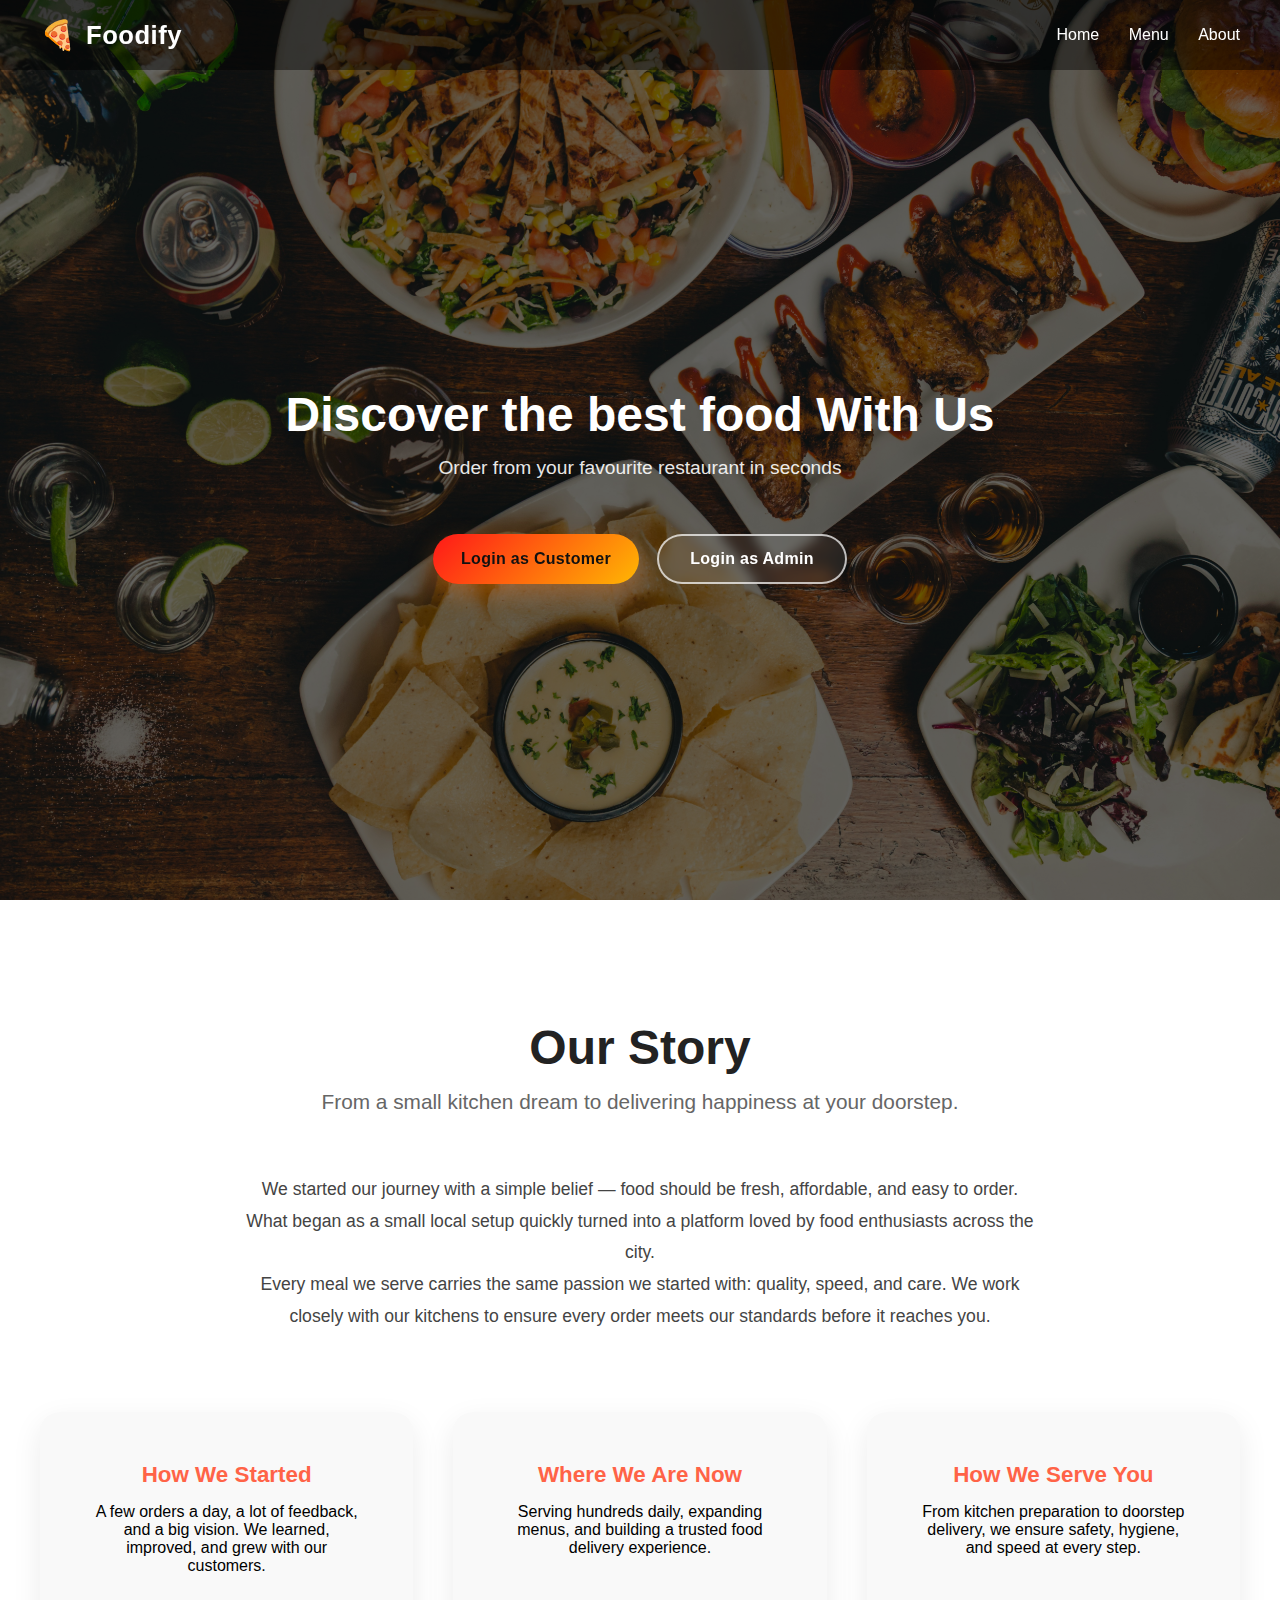
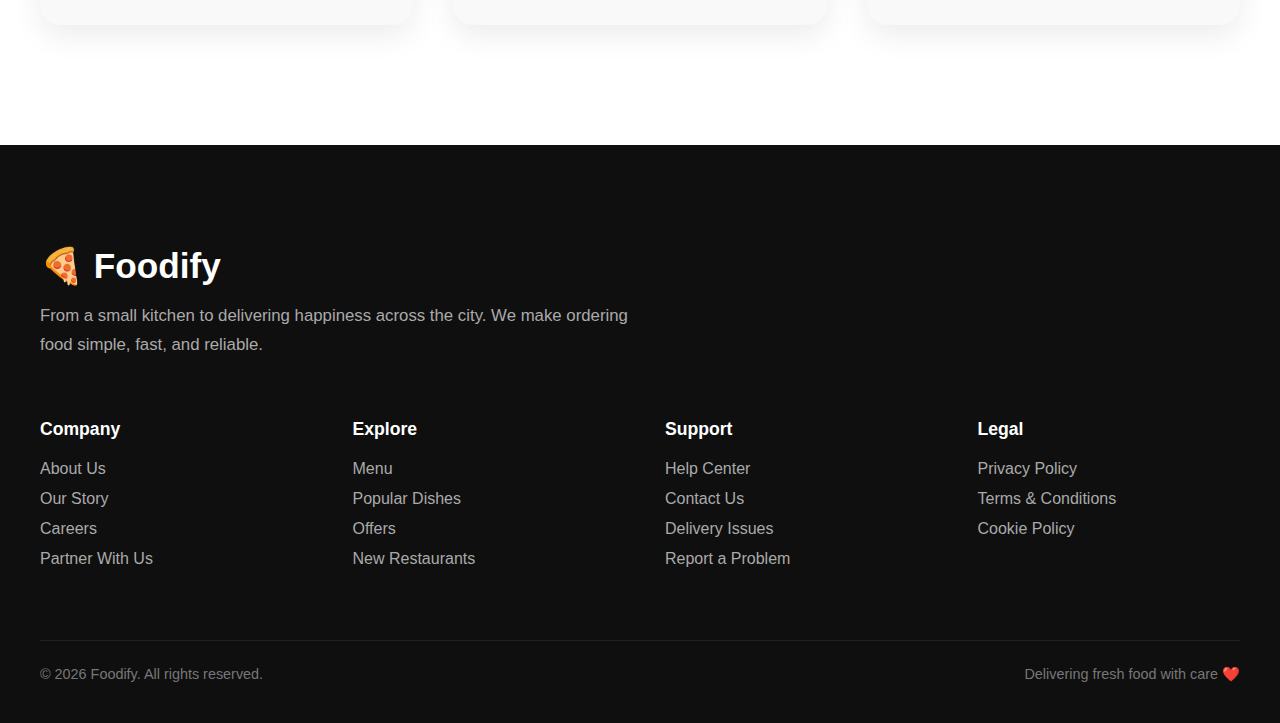
<file: frontend/index.html>
<!DOCTYPE html>
<html lang="en">
    <head>
        <meta charset="UTF-8">
        <meta name="viewport" content="width=device-width, initial-scale=1.0">

        <title>Order food With Us</title>

        <link rel="stylesheet" href="style.css">
        <script src="https://accounts.google.com/gsi/client" async defer></script>
        <script src="script.js"></script>
    </head>
    <body>
        <header class="navbar">
            <div class="logo">
                <span class="logo-icon">🍕</span>
                <span class="logo-text">Foodify</span>
            </div>

            <nav>
                <a href="index.html">Home</a>
                <a href="menu.html">Menu</a>
                <a href="#about">About</a>
            </nav>
        </header>

        <section class="hero">
        <div class="overlay"></div>

        <div class="content">
            <h1>Discover the best food With Us</h1>
            <p>Order from your favourite restaurant in seconds</p>
            <div class="login-buttons" id="loginButtons">
                <button class="btn customer" onclick="openCustomerLogin()">
                    Login as Customer
                </button>

                <button class="btn admin" onclick="openAdminLogin()">
                    Login as Admin
                </button>
            </div>


        </div>
        </section>
        <div class="modal" id="customerLoginModal">
            <div class="modal-content login-modal">
                <span class="close" onclick="closeCustomerLogin()">×</span>

                <h2>Login as Customer</h2>
                <p class="login-subtitle">
                Continue with Google to explore delicious food 🍕
                </p>

                <div class="google-login">
                    <div id="g_id_onload"
                        data-client_id="714628095196-fl5inm5m0se4u4dcu1jte4j6p1csc65a.apps.googleusercontent.com"
                        data-callback="handleCredentialResponse">
                    </div>

                    <div class="g_id_signin"
                        data-type="standard"
                        data-size="large"
                        data-theme="outline"
                        data-shape="pill">
                    </div>
                </div>
            </div>
        </div>
        <div class="modal" id="adminLoginModal">
            <div class="modal-content login-modal">
                <span class="close" onclick="closeAdminLogin()">×</span>

                <h2>Admin Login</h2>
                <p class="login-subtitle">
                Authorized access only 🔐
                </p>

                <input id="adminEmail" type="email" placeholder="Admin Email" />
                <input id="adminPassword" type="password" placeholder="Password" />

                <button class="login-btn" onclick="adminLogin()">Login</button>
            </div>
        </div>


        <section class="about" id="about">
            <div class="about-container">

                <h2>Our Story</h2>

                <p class="about-intro">
                    From a small kitchen dream to delivering happiness at your doorstep.
                </p>

                <!-- STORY BLOCK -->
                <div class="about-story">
                    <p>
                        We started our journey with a simple belief — food should be fresh,
                        affordable, and easy to order. What began as a small local setup
                        quickly turned into a platform loved by food enthusiasts across the city.
                    </p>
                    <p>
                        Every meal we serve carries the same passion we started with: quality,
                        speed, and care. We work closely with our kitchens to ensure every order
                        meets our standards before it reaches you.
                    </p>
                </div>

                <!-- INFO GRID -->
                <div class="about-grid">
                    <div class="about-card">
                        <h3>How We Started</h3>
                        <p>
                            A few orders a day, a lot of feedback, and a big vision. We learned,
                            improved, and grew with our customers.
                        </p>
                    </div>

                    <div class="about-card">
                        <h3>Where We Are Now</h3>
                        <p>
                            Serving hundreds daily, expanding menus, and building a trusted food
                            delivery experience.
                        </p>
                    </div>

                    <div class="about-card">
                        <h3>How We Serve You</h3>
                        <p>
                            From kitchen preparation to doorstep delivery, we ensure safety,
                            hygiene, and speed at every step.
                        </p>
                    </div>
                </div>

            </div>
        </section>

        <footer class="big-footer">
            <div class="footer-container">

                <!-- TOP BRAND SECTION -->
                <div class="footer-brand">
                <h2>🍕 Foodify</h2>
                <p>
                    From a small kitchen to delivering happiness across the city.
                    We make ordering food simple, fast, and reliable.
                </p>
                </div>

                <!-- FOOTER GRID -->
                <div class="footer-grid">

                <div class="footer-column">
                    <h3>Company</h3>
                    <a href="#">About Us</a>
                    <a href="#">Our Story</a>
                    <a href="#">Careers</a>
                    <a href="#">Partner With Us</a>
                </div>

                <div class="footer-column">
                    <h3>Explore</h3>
                    <a href="#">Menu</a>
                    <a href="#">Popular Dishes</a>
                    <a href="#">Offers</a>
                    <a href="#">New Restaurants</a>
                </div>

                <div class="footer-column">
                    <h3>Support</h3>
                    <a href="#">Help Center</a>
                    <a href="#">Contact Us</a>
                    <a href="#">Delivery Issues</a>
                    <a href="#">Report a Problem</a>
                </div>

                <div class="footer-column">
                    <h3>Legal</h3>
                    <a href="#">Privacy Policy</a>
                    <a href="#">Terms & Conditions</a>
                    <a href="#">Cookie Policy</a>
                </div>

                </div>

                <!-- BOTTOM SECTION -->
                <div class="footer-bottom">
                <p>© 2026 Foodify. All rights reserved.</p>
                <p>Delivering fresh food with care ❤️</p>
                </div>

            </div>
        </footer>

    </body>

</html>
</file>
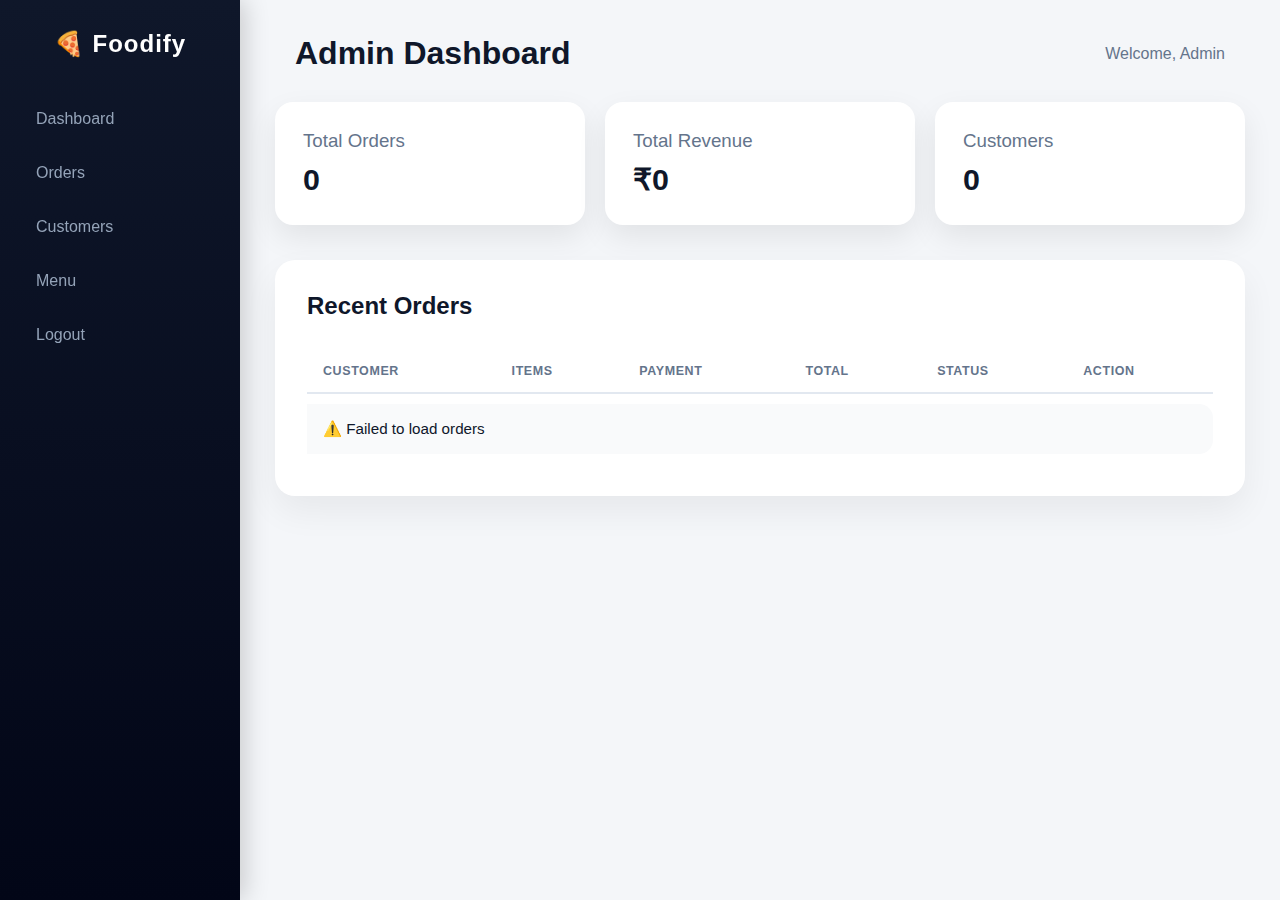
<file: frontend/admin.html>
<!DOCTYPE html>
<html lang="en">
<head>
  <meta charset="UTF-8" />
  <title>Admin Dashboard | Foodify</title>
  <link rel="stylesheet" href="admin.css" />
  <script src="admin.js" defer></script>
</head>

<body>

<!-- SIDEBAR -->
<aside class="sidebar">
  <h2>🍕 Foodify</h2>

  <nav>
    <a onclick="showDashboard()">Dashboard</a>
    <a onclick="showOrders()">Orders</a>
    <a onclick="showCustomers()">Customers</a>
    <a onclick="showMenu()">Menu</a>
    <a onclick="openLogoutModal()">Logout</a>
  </nav>

</aside>

<!-- MAIN -->
<main class="main">
  <!-- HEADER -->
  <header class="topbar">
    <h1 id="pageTitle">Admin Dashboard</h1>
    <span class="admin-name">Welcome, Admin</span>
  </header>

  <!-- CONTENT AREA -->
  <div id="contentArea">
    <!-- Dashboard stats + table will load here dynamically -->
  </div>
</main>
<!-- CUSTOMER DETAILS MODAL -->
<div class="modal" id="customerModal">
  <div class="modal-content large">
    <span class="close" onclick="closeCustomerModal()">×</span>

    <h2 id="customerTitle">Customer Orders</h2>

    <div id="customerOrders"></div>
  </div>
</div>
<!-- ORDER DETAILS MODAL -->
<div class="modal" id="orderDetailsModal">
  <div class="modal-content order-modal">

    <span class="close" onclick="closeOrderModal()">×</span>

    <h2 id="orderModalTitle">Order Details</h2>

    <div id="orderDetailsContent">
      Loading...
    </div>

  </div>
</div>
<div class="modal" id="menuModal">
  <div class="modal-content">

    <input id="menuName" placeholder="Name">
    <input id="menuPrice" placeholder="Price">
    <input id="menuCategory" placeholder="Category">
    <textarea id="menuDesc" placeholder="Description"></textarea>

    <button onclick="saveMenu()">Save</button>
  </div>
</div>
<!-- LOGOUT CONFIRM MODAL -->
<div class="modal" id="logoutModal">
  <div class="modal-content small">

    <h2>Logout?</h2>
    <p>Are you sure you want to logout?</p>

    <div class="modal-actions">
      <button class="logout-btn" onclick="confirmLogout()">Logout</button>
      <button class="cancel-btn" onclick="closeLogoutModal()">Cancel</button>
    </div>

  </div>
</div>


</body>
</html>
</file>
<file: frontend/style.css>
* {
  margin: 0;
  padding: 0;
  box-sizing: border-box;
  font-family: "Poppins", Arial, sans-serif;
}

body {
  height: 100vh;
}

/* HERO SECTION */
.hero {
  height: 100vh;
  background: url("img/Home.jpeg")
    center / cover no-repeat;
  position: relative;
}

/* DARK OVERLAY */
.overlay {
  position: absolute;
  inset: 0;
  background: rgba(0, 0, 0, 0.6);
}

/* CENTER CONTENT */
.content {
  position: relative;
  z-index: 2;
  height: 100%;
  color: white;
  display: flex;
  flex-direction: column;
  justify-content: center;
  align-items: center;
  text-align: center;
  padding: 20px;
}

.content h1 {
  font-size: 3rem;
  font-weight: 600;
  margin-bottom: 15px;
}

.content p {
  font-size: 1.2rem;
  margin-bottom: 30px;
  opacity: 0.9;
}

/* NAVBAR */
.navbar {
  position: fixed;
  top: 0;
  width: 100%;
  height: 70px;
  padding: 0 40px;
  display: flex;
  justify-content: space-between;
  align-items: center;
  background:rgba(0, 0, 0, 0.426);
  backdrop-filter: blur(0.5px);
  z-index: 1000;
}

.logo {
  display: flex;
  align-items: center;
  gap: 10px;
  font-size: 1.6rem;
  font-weight: 700;
  color: #fff;
}

.logo-icon {
  font-size: 1.8rem;
}

.logo-text {
  letter-spacing: 0.5px;
}

.navbar nav a {
  color: white;
  margin-left: 25px;
  text-decoration: none;
  font-size: 1rem;
  transition: color 0.3s;
}

.navbar nav a:hover {
  color: #ff6347;
}

/* PUSH HERO DOWN (because navbar is fixed) */
.hero {
  padding-top: 70px;
}

/* FOOTER */
.footer {
  background: #111;
  color: #aaa;
  text-align: center;
  padding: 20px;
}
/* BIG ABOUT SECTION */
.about {
  background: #ffffff;
  padding: 120px 20px;   /* ⬅️ BIG SPACE */
}

.about-container {
  max-width: 1200px;
  margin: auto;
  text-align: center;
}

.about h2 {
  font-size: 3rem;      /* ⬅️ BIG TITLE */
  margin-bottom: 15px;
  color: #222;
}

.about-intro {
  font-size: 1.3rem;
  color: #666;
  margin-bottom: 60px;
}

/* STORY TEXT */
.about-story {
  max-width: 800px;
  margin: 0 auto 80px;
  font-size: 1.1rem;
  color: #444;
  line-height: 1.8;
}

/* GRID */
.about-grid {
  display: grid;
  grid-template-columns: repeat(auto-fit, minmax(260px, 1fr));
  gap: 40px;
}

.about-card {
  background: #f9f9f9;
  padding: 50px;
  border-radius: 20px;
  box-shadow: 0 10px 30px rgba(0,0,0,0.08);
  transition: transform 0.3s ease;
}

.about-card:hover {
  transform: translateY(-10px);
}

.about-card h3 {
  font-size: 1.4rem;
  margin-bottom: 15px;
  color: #ff6347;
}


/* BIG FOOTER */
.big-footer {
  background: #0f0f0f;
  color: #ccc;
  padding: 100px 20px 40px;   /* ⬅️ BIG HEIGHT */
}

.footer-container {
  max-width: 1200px;
  margin: auto;
}

/* BRAND SECTION */
.footer-brand {
  max-width: 600px;
  margin-bottom: 60px;
}

.footer-brand h2 {
  font-size: 2.2rem;
  color: #fff;
  margin-bottom: 15px;
}

.footer-brand p {
  font-size: 1.05rem;
  line-height: 1.7;
  color: #aaa;
}

/* GRID */
.footer-grid {
  display: grid;
  grid-template-columns: repeat(auto-fit, minmax(220px, 1fr));
  gap: 50px;
  margin-bottom: 60px;
}

.footer-column h3 {
  color: #fff;
  margin-bottom: 20px;
  font-size: 1.1rem;
}

.footer-column a {
  display: block;
  color: #aaa;
  text-decoration: none;
  margin-bottom: 12px;
  transition: color 0.3s;
}

.footer-column a:hover {
  color: #ff6347;
}

/* BOTTOM */
.footer-bottom {
  border-top: 1px solid #222;
  padding-top: 25px;
  display: flex;
  justify-content: space-between;
  flex-wrap: wrap;
  color: #777;
  font-size: 0.9rem;
}

/* LOGIN BUTTON CONTAINER */
.login-buttons {
  display: flex;
  gap: 18px;
  margin-top: 25px;
  flex-wrap: wrap;
  justify-content: center;
}

/* BASE BUTTON */
.login-buttons .btn {
  min-width: 190px;
  padding: 14px 28px;
  font-size: 1rem;
  font-weight: 600;
  border-radius: 999px;
  cursor: pointer;
  transition: all 0.35s ease;
  letter-spacing: 0.3px;
  backdrop-filter: blur(6px);
}

/* CUSTOMER BUTTON (PRIMARY) */
.login-buttons .customer {
  background: linear-gradient(135deg, #ff1818, #ffb703);
  color: #111;
  border: none;
  box-shadow: 0 10px 25px rgba(255, 122, 24, 0.35);
}

.login-buttons .customer:hover {
  transform: translateY(-3px) scale(1.03);
  box-shadow: 0 18px 40px rgba(255, 122, 24, 0.45);
}

/* ADMIN BUTTON (OUTLINED PREMIUM) */
.login-buttons .admin {
  background: rgba(255, 255, 255, 0.08);
  color: #fff;
  border: 2px solid rgba(255, 255, 255, 0.7);
}

.login-buttons .admin:hover {
  background: rgba(255, 255, 255, 0.15);
  transform: translateY(-3px) scale(1.03);
  box-shadow: 0 12px 30px rgba(0, 0, 0, 0.35);
}

/* CLICK FEEDBACK */
.login-buttons .btn:active {
  transform: scale(0.97);
}

/* MOBILE FRIENDLY */
@media (max-width: 480px) {
  .login-buttons .btn {
    width: 100%;
    min-width: unset;
  }
}


/* MODAL */
.modal {
  position: fixed;
  inset: 0;
  background: rgba(0,0,0,0.7);
  display: none;
  justify-content: center;
  align-items: center;
  z-index: 2000;
}

.modal.show {
  display: flex;
}

.modal-content {
  background: white;
  padding: 30px;
  border-radius: 18px;
  width: 90%;
  max-width: 400px;
  text-align: center;
}

.modal-content input {
  width: 100%;
  margin-bottom: 15px;
  padding: 12px;
  border-radius: 10px;
  border: 1px solid #ddd;
}

.modal-content button {
  width: 100%;
  padding: 12px;
  border-radius: 12px;
  background: #ff6347;
  color: white;
  border: none;
  font-weight: 600;
}

.close {
  position: absolute;
  right: 20px;
  top: 15px;
  font-size: 1.4rem;
  cursor: pointer;
}
/* MODAL BACKDROP */
.modal {
  position: fixed;
  inset: 0;
  background: rgba(0, 0, 0, 0.65);
  display: none;
  justify-content: center;
  align-items: center;
  z-index: 2000;
}

.modal.show {
  display: flex;
}

/* LOGIN CARD (Customer + Admin) */
.login-modal {
  background: #fff;
  width: 90%;
  max-width: 420px;
  padding: 40px 35px;
  border-radius: 22px;
  text-align: center;
  position: relative;
  animation: modalPop 0.35s ease;
  box-shadow: 0 25px 60px rgba(0, 0, 0, 0.35);
}

/* POP ANIMATION */
@keyframes modalPop {
  from {
    transform: scale(0.9) translateY(20px);
    opacity: 0;
  }
  to {
    transform: scale(1) translateY(0);
    opacity: 1;
  }
}

/* CLOSE */
.login-modal .close {
  position: absolute;
  top: 16px;
  right: 18px;
  font-size: 1.5rem;
  cursor: pointer;
  color: #888;
}

.login-modal .close:hover {
  color: #000;
}

/* TITLE */
.login-modal h2 {
  font-size: 1.7rem;
  margin-bottom: 8px;
  color: #222;
}

/* SUBTEXT */
.login-subtitle {
  font-size: 0.95rem;
  color: #666;
  margin-bottom: 28px;
}

/* GOOGLE BUTTON CENTER */
.google-login {
  display: flex;
  justify-content: center;
}

/* ADMIN INPUTS */
.login-modal input {
  width: 100%;
  padding: 12px 14px;
  margin-bottom: 14px;
  border-radius: 12px;
  border: 1px solid #ddd;
  font-size: 0.95rem;
}

/* ADMIN BUTTON */
.login-btn {
  width: 100%;
  padding: 12px;
  border-radius: 14px;
  border: none;
  background: #ffb703;
  color: #111;
  font-weight: 700;
  cursor: pointer;
  transition: transform 0.2s ease, background 0.2s ease;
}

.login-btn:hover {
  background: #f4a700;
  transform: scale(1.03);
}
</file>
<file: frontend/admin.css>
/* ================= GLOBAL ================= */

* {
  margin: 0;
  padding: 0;
  box-sizing: border-box;
  font-family: "Poppins", sans-serif;
}

body {
  display: flex;
  background: #f4f6f9;
  min-height: 100vh;
  overflow-x: hidden;
}

/* ================= SIDEBAR ================= */

.sidebar {
  width: 240px;
  height: 100vh;
  background: linear-gradient(180deg, #0f172a, #020617);
  color: white;
  padding: 30px 20px;
  box-shadow: 3px 0 25px rgba(0, 0, 0, 0.2);
  position: fixed;
  left: 0;
  top: 0;
  z-index: 1000;
  transition: transform 0.3s ease;
}

.sidebar.collapsed {
  transform: translateX(-100%);
}

.sidebar h2 {
  margin-bottom: 40px;
  font-weight: 600;
  letter-spacing: 1px;
  text-align: center;
}

.sidebar nav a {
  display: block;
  padding: 12px 16px;
  margin-bottom: 12px;
  color: #94a3b8;
  border-radius: 10px;
  transition: all 0.25s ease;
  cursor: pointer;
  text-decoration: none;
}

.sidebar nav a:hover,
.sidebar nav a.active {
  background: linear-gradient(135deg, #ff7a18, #ffb347);
  color: white;
  transform: translateX(5px);
  box-shadow: 0 4px 12px rgba(255, 122, 24, 0.3);
}

/* ================= MAIN ================= */

.main {
  flex: 1;
  padding: 35px;
  margin-left: 240px;
  transition: margin-left 0.3s ease;
}

.main.expanded {
  margin-left: 0;
}

/* ================= TOPBAR ================= */

.topbar {
  display: flex;
  justify-content: space-between;
  align-items: center;
  margin-bottom: 30px;
  padding: 0 20px;
}

.topbar h1 {
  font-weight: 600;
  color: #0f172a;
}

.admin-name {
  color: #64748b;
  font-weight: 500;
}

.menu-toggle {
  display: none;
  background: none;
  border: none;
  color: #0f172a;
  font-size: 1.5rem;
  cursor: pointer;
  padding: 10px;
  border-radius: 8px;
  transition: background 0.2s;
}

.menu-toggle:hover {
  background: #e2e8f0;
}

/* ================= STATS CARDS ================= */

.stats {
  display: grid;
  grid-template-columns: repeat(auto-fit, minmax(230px, 1fr));
  gap: 20px;
  margin-bottom: 35px;
}

.card {
  background: white;
  padding: 28px;
  border-radius: 18px;
  box-shadow: 0 12px 30px rgba(0, 0, 0, 0.08);
  transition: all 0.3s ease;
  position: relative;
  overflow: hidden;
}

.card::before {
  content: '';
  position: absolute;
  top: 0;
  left: 0;
  width: 100%;
  height: 4px;
  background: linear-gradient(135deg, #ff7a18, #ffb347);
  transform: scaleX(0);
  transition: transform 0.3s ease;
}

.card:hover::before {
  transform: scaleX(1);
}

.card:hover {
  transform: translateY(-6px);
  box-shadow: 0 20px 40px rgba(0, 0, 0, 0.12);
}

.card h3 {
  color: #64748b;
  font-weight: 500;
  margin-bottom: 10px;
}

.card p {
  font-size: 1.9rem;
  font-weight: 600;
  color: #0f172a;
  margin-top: 8px;
}

.card .icon {
  font-size: 2rem;
  color: #f97316;
  margin-bottom: 10px;
}

/* ================= TABLE CONTAINER ================= */

.table-section {
  background: white;
  padding: 32px;
  border-radius: 20px;
  box-shadow: 0 15px 35px rgba(0, 0, 0, 0.06);
  overflow-x: auto;
  position: relative;
}

.table-section h2 {
  font-size: 1.5rem;
  color: #0f172a;
  margin-bottom: 20px;
}

/* ================= TABLE ================= */

table {
  width: 100%;
  border-collapse: separate;
  border-spacing: 0 10px;
  margin-top: 18px;
  min-width: 650px;
}

/* ================= HEADERS ================= */

th {
  text-align: left;
  font-size: 0.78rem;
  text-transform: uppercase;
  letter-spacing: 0.6px;
  color: #64748b;
  padding: 14px 16px;
  position: sticky;
  top: 0;
  background: white;
  z-index: 2;
  border-bottom: 2px solid #e2e8f0;
}

/* ================= ROW STYLE ================= */

tbody tr {
  background: #f9fafb;
  transition: all 0.25s ease;
  cursor: pointer;
}

tbody tr:nth-child(even) {
  background: #f1f5f9;
}

tbody tr:hover {
  transform: scale(1.01);
  background: #ffffff;
  box-shadow: 0 8px 18px rgba(0, 0, 0, 0.08);
}

/* ================= CELL STYLE ================= */

td {
  padding: 16px;
  font-size: 0.95rem;
  color: #0f172a;
  vertical-align: middle;
}

tbody tr td:first-child {
  border-radius: 14px 0 0 14px;
}

tbody tr td:last-child {
  border-radius: 0 14px 14px 0;
}

/* ================= PAYMENT COLUMN ================= */

.payment-badge {
  text-align: center;
}

.payment-badge span {
  background: #ecfdf5;
  color: #16a34a;
  padding: 5px 14px;
  border-radius: 999px;
  font-weight: 600;
  display: inline-block;
}

/* ================= STATUS DROPDOWN ================= */

.status-select {
  padding: 6px 16px;
  border-radius: 999px;
  font-size: 0.75rem;
  font-weight: 600;
  border: none;
  cursor: pointer;
  transition: all 0.2s ease;
  min-width: 110px;
  text-align: center;
  outline: none;
}

.status-select:hover {
  transform: scale(1.05);
  box-shadow: 0 4px 8px rgba(0, 0, 0, 0.1);
}

.status-select:focus {
  box-shadow: 0 0 0 2px rgba(249, 115, 22, 0.2);
}

.placed {
  background: #fff7ed;
  color: #c2410c;
}

.preparing {
  background: #eff6ff;
  color: #1d4ed8;
}

.delivered {
  background: #ecfdf5;
  color: #047857;
}

/* ================= BUTTONS ================= */

button {
  border: none;
  padding: 8px 18px;
  border-radius: 10px;
  cursor: pointer;
  font-weight: 500;
  transition: all 0.2s ease;
  outline: none;
}

button:hover {
  transform: scale(1.05);
}

button:focus {
  box-shadow: 0 0 0 2px rgba(249, 115, 22, 0.2);
}

.delete-btn {
  background: linear-gradient(135deg, #ef4444, #dc2626);
  color: white;
}

.delete-btn:hover {
  box-shadow: 0 5px 15px rgba(239, 68, 68, 0.4);
}

.edit-btn {
  background: linear-gradient(135deg, #3b82f6, #1d4ed8);
  color: white;
  margin-right: 10px;
}

.edit-btn:hover {
  box-shadow: 0 5px 15px rgba(59, 130, 246, 0.4);
}

/* ================= VIP ================= */

.vip {
  color: #f97316;
  font-weight: 600;
  position: relative;
}

.vip::after {
  content: '★';
  color: #f97316;
  margin-left: 5px;
}

/* ================= MODAL ================= */

.modal {
  position: fixed;
  inset: 0;
  background: rgba(15, 23, 42, 0.6);
  backdrop-filter: blur(6px);
  display: none;
  justify-content: center;
  align-items: center;
  padding: 20px;
  z-index: 999;
}

.modal.show {
  display: flex;
}

.modal-content {
  background: #ffffff;
  width: 100%;
  max-width: 700px;
  border-radius: 18px;
  padding: 35px 40px;
  box-shadow: 0 25px 50px rgba(0, 0, 0, 0.2);
  animation: modalFade 0.3s ease;
  position: relative;
  max-height: 80vh;
  overflow-y: auto;
}

@keyframes modalFade {
  from {
    transform: translateY(25px);
    opacity: 0;
  }
  to {
    transform: translateY(0);
    opacity: 1;
  }
}

/* ================= CLOSE BUTTON ================= */

.modal .close {
  position: absolute;
  top: 18px;
  right: 22px;
  font-size: 1.5rem;
  cursor: pointer;
  color: #64748b;
  transition: all 0.2s ease;
}

.modal .close:hover {
  color: #ef4444;
  transform: rotate(90deg);
}

/* ================= MODAL TEXT ================= */

.modal-content h2 {
  font-size: 1.6rem;
  margin-bottom: 20px;
  color: #0f172a;
}

.modal-content p {
  margin-bottom: 10px;
  font-size: 0.95rem;
  color: #475569;
  line-height: 1.5;
}

.modal-content p strong {
  color: #0f172a;
  font-weight: 600;
  display: inline-block;
  min-width: 110px;
}

/* ================= MODAL LIST ================= */

.modal-content ul {
  margin-top: 8px;
  padding-left: 0;
}

.modal-content ul li {
  background: #f8fafc;
  padding: 10px 14px;
  border-radius: 10px;
  margin-bottom: 8px;
  list-style: none;
  border-left: 4px solid #f97316;
}

/* ================= CUSTOMER ORDER CARD ================= */

.order-card {
  background: #f8fafc;
  padding: 18px;
  border-radius: 14px;
  margin-bottom: 16px;
  border: 1px solid #e2e8f0;
  transition: all 0.25s ease;
}

.order-card:hover {
  transform: translateY(-3px);
  box-shadow: 0 10px 20px rgba(0, 0, 0, 0.08);
}

.order-header {
  display: flex;
  justify-content: space-between;
  font-weight: 600;
  color: #0f172a;
  margin-bottom: 8px;
}

/* ================= INPUTS ================= */

input, textarea, select {
  width: 100%;
  padding: 12px;
  border-radius: 10px;
  border: 1px solid #e2e8f0;
  margin-bottom: 14px;
  transition: all 0.2s ease;
  font-size: 0.95rem;
}

input:focus,
textarea:focus,
select:focus {
  border-color: #f97316;
  box-shadow: 0 0 0 2px rgba(249, 115, 22, 0.2);
  outline: none;
}

textarea {
  resize: vertical;
  min-height: 100px;
}

/* ================= FORM STYLES ================= */

.form-group {
  margin-bottom: 20px;
}

.form-group label {
  display: block;
  margin-bottom: 5px;
  font-weight: 500;
  color: #0f172a;
}

.form-actions {
  display: flex;
  justify-content: flex-end;
  gap: 10px;
  margin-top: 20px;
}

.btn-primary {
  background: linear-gradient(135deg, #f97316, #ffb347);
  color: white;
}

.btn-primary:hover {
  box-shadow: 0 5px 15px rgba(249, 115, 22, 0.4);
}

.btn-secondary {
  background: #e2e8f0;
  color: #475569;
}

.btn-secondary:hover {
  background: #cbd5e1;
}

/* ================= LOADING SPINNER ================= */

.spinner {
  border: 4px solid #f3f3f3;
  border-top: 4px solid #f97316;
  border-radius: 50%;
  width: 40px;
  height: 40px;
  animation: spin 1s linear infinite;
  margin: 20px auto;
}

@keyframes spin {
  0% { transform: rotate(0deg); }
  100% { transform: rotate(360deg); }
}

/* ================= RESPONSIVE DESIGN ================= */

@media (max-width: 768px) {
  .sidebar {
    transform: translateX(-100%);
  }

  .sidebar.show {
    transform: translateX(0);
  }

  .main {
    margin-left: 0;
    padding: 20px;
  }

  .menu-toggle {
    display: block;
  }

  .topbar {
    padding: 0;
  }

  .stats {
    grid-template-columns: 1fr;
  }

  .card {
    padding: 20px;
  }

  .table-section {
    padding: 20px;
  }

  table {
    min-width: 100%;
  }

  th, td {
    padding: 10px 8px;
    font-size: 0.85rem;
  }

  .modal-content {
    padding: 20px;
    max-width: 90%;
  }

  .order-header {
    flex-direction: column;
    gap: 5px;
  }
}

@media (max-width: 480px) {
  .topbar h1 {
    font-size: 1.5rem;
  }

  .card p {
    font-size: 1.5rem;
  }

  .status-select {
    min-width: 90px;
    font-size: 0.7rem;
  }

  button {
    padding: 6px 12px;
    font-size: 0.85rem;
  }
}

/* ================= UTILITIES ================= */

.text-center {
  text-align: center;
}

.mb-20 {
  margin-bottom: 20px;
}

.mt-20 {
  margin-top: 20px;
}

.hidden {
  display: none;
}

.fade-in {
  animation: fadeIn 0.5s ease;
}

@keyframes fadeIn {
  from { opacity: 0; }
  to { opacity: 1; }
}
/* SMALL MODAL */
.modal-content.small {
  max-width: 380px;
  text-align: center;
}

/* ACTION BUTTONS */
.modal-actions {
  display: flex;
  justify-content: center;
  gap: 12px;
  margin-top: 20px;
}

.logout-btn {
  background: linear-gradient(135deg, #ff1818, #ffb703);
  color: white;
}

.cancel-btn {
  background: #e5e7eb;
}
</file>
